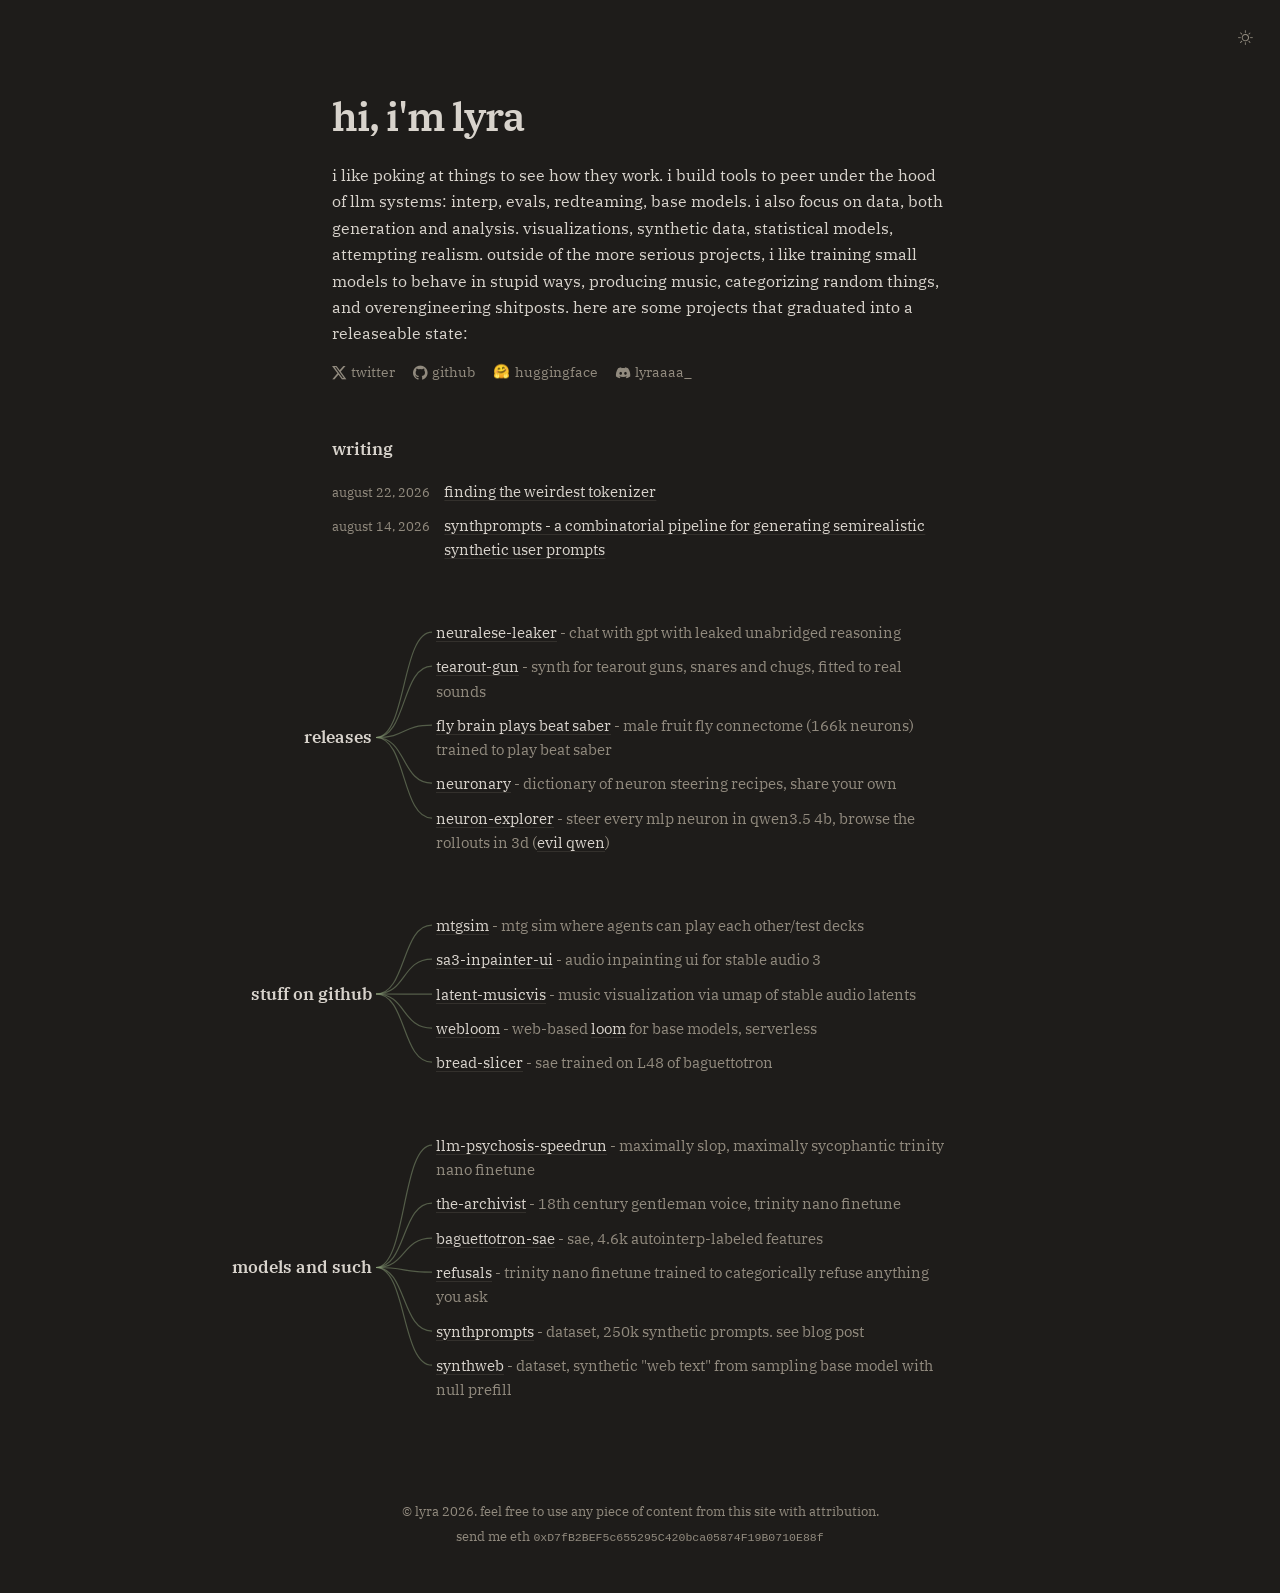
<file: index.html>
<!DOCTYPE html>
<html lang="en">
<head>
    <meta charset="UTF-8">
    <meta name="viewport" content="width=device-width, initial-scale=1.0">
    <title>lyra</title>
    <meta name="description" content="i like poking at things to see how they work. interp, evals, redteaming, base models, synthetic data, style finetunes, music, high effort shitposts.">
    <link rel="icon" href="data:image/svg+xml,<svg xmlns='http://www.w3.org/2000/svg' viewBox='0 0 16 16'><circle cx='8' cy='8' r='6' fill='%238a9e78'/></svg>">
    <link rel="preconnect" href="https://fonts.googleapis.com">
    <link rel="preconnect" href="https://fonts.gstatic.com" crossorigin>
    <link href="https://fonts.googleapis.com/css2?family=IBM+Plex+Serif:ital,wght@0,400;0,500;0,600;1,400&display=swap" rel="stylesheet">
    <link rel="stylesheet" href="https://cdn.jsdelivr.net/npm/bootstrap-icons@1.13.1/font/bootstrap-icons.min.css">
    <link rel="alternate" type="application/rss+xml" title="lyra" href="/feed.xml">
    <link rel="stylesheet" href="style.css">
    <script>
    if (localStorage.getItem('theme') !== 'light') document.documentElement.classList.add('dark');
    </script>
</head>
<body>
    <button class="theme-toggle" id="theme-toggle"><i class="bi bi-moon"></i></button>
    <main class="page">
        <header class="bio">
            <h1>hi, i'm lyra</h1>
            <p>i like poking at things to see how they work. i build tools to peer under the hood of llm systems: interp, evals, redteaming, base models. i also focus on data, both generation and analysis. visualizations, synthetic data, statistical models, attempting realism. outside of the more serious projects, i like training small models to behave in stupid ways, producing music, categorizing random things, and overengineering shitposts. here are some projects that graduated into a releaseable state:</p>
            <nav class="links">
                <a target="_blank" rel="noopener" href="https://x.com/_lyraaaa_"><i class="bi bi-twitter-x"></i> twitter</a>
                <a target="_blank" rel="noopener" href="https://github.com/lyramakesmusic"><i class="bi bi-github"></i> github</a>
                <a target="_blank" rel="noopener" href="https://huggingface.co/lyraaaa"><span class="hf">🤗</span> huggingface</a>
                <button class="discord-copy" id="discord-copy" title="click to copy"><i class="bi bi-discord"></i> <span id="discord-handle">lyraaaa_</span></button>
            </nav>
        </header>

        <section class="writing" id="writing" hidden>
            <h2>writing</h2>
            <ul class="index-list" id="post-list"></ul>
        </section>

        <section class="projects loom">
            <h2>releases</h2>
            <svg class="loom-lines" aria-hidden="true"></svg>
            <ul class="index-list">
                <li><a target="_blank" rel="noopener" href="https://github.com/lyramakesmusic/neuralese-leaker">neuralese-leaker</a><span class="desc"> - chat with gpt with leaked unabridged reasoning</span></li>
                <li><a target="_blank" rel="noopener" href="https://lyramakesmusic.github.io/tearout-gun/web/">tearout-gun</a><span class="desc"> - synth for tearout guns, snares and chugs, fitted to real sounds</span></li>
                <li><a target="_blank" rel="noopener" href="https://x.com/_lyraaaa_/status/2097527368919470162">fly brain plays beat saber</a><span class="desc"> - male fruit fly connectome (166k neurons) trained to play beat saber</span></li>
                <li><a target="_blank" rel="noopener" href="https://neuronary.org">neuronary</a><span class="desc"> - dictionary of neuron steering recipes, share your own</span></li>
                <li><a target="_blank" rel="noopener" href="https://github.com/lyramakesmusic/neuron-explorer">neuron-explorer</a><span class="desc"> - steer every mlp neuron in qwen3.5 4b, browse the rollouts in 3d (<a target="_blank" rel="noopener" href="https://x.com/_lyraaaa_/status/2113833330429083662">evil qwen</a>)</span></li>
            </ul>
        </section>

        <section class="projects loom">
            <h2>stuff on github</h2>
            <svg class="loom-lines" aria-hidden="true"></svg>
            <ul class="index-list">
                <li><a target="_blank" rel="noopener" href="https://github.com/lyramakesmusic/mtgsim_for_agents">mtgsim</a><span class="desc"> - mtg sim where agents can play each other/test decks</span></li>
                <li><a target="_blank" rel="noopener" href="https://github.com/lyramakesmusic/sa3-inpainter-ui">sa3-inpainter-ui</a><span class="desc"> - audio inpainting ui for stable audio 3</span></li>
                <li><a target="_blank" rel="noopener" href="https://github.com/lyramakesmusic/latent-musicvis">latent-musicvis</a><span class="desc"> - music visualization via umap of stable audio latents</span></li>
                <li><a target="_blank" rel="noopener" href="https://github.com/lyramakesmusic/webloom">webloom</a><span class="desc"> - web-based <a target="_blank" rel="noopener" href="https://web-loom.org">loom</a> for base models, serverless</span></li>
                <li><a target="_blank" rel="noopener" href="https://github.com/lyramakesmusic/bread-slicer">bread-slicer</a><span class="desc"> - sae trained on L48 of baguettotron</span></li>
            </ul>
        </section>

        <section class="projects loom">
            <h2>models and such</h2>
            <svg class="loom-lines" aria-hidden="true"></svg>
            <ul class="index-list">
                <li><a target="_blank" rel="noopener" href="https://huggingface.co/lyraaaa/llm-psychosis-speedrun-Q8_0-GGUF">llm-psychosis-speedrun</a><span class="desc"> - maximally slop, maximally sycophantic trinity nano finetune</span></li>
                <li><a target="_blank" rel="noopener" href="https://huggingface.co/lyraaaa/the-archivist-Q8_0-GGUF">the-archivist</a><span class="desc"> - 18th century gentleman voice, trinity nano finetune</span></li>
                <li><a target="_blank" rel="noopener" href="https://huggingface.co/lyraaaa/baguettotron-SAE-L48-8x-k16-774m">baguettotron-sae</a><span class="desc"> - sae, 4.6k autointerp-labeled features</span></li>
                <li><a target="_blank" rel="noopener" href="https://huggingface.co/lyraaaa/refusals_q8_0_GGUF">refusals</a><span class="desc"> - trinity nano finetune trained to categorically refuse anything you ask</span></li>
                <li><a target="_blank" rel="noopener" href="https://huggingface.co/lyraaaa/synthprompts_v2_250k">synthprompts</a><span class="desc"> - dataset, 250k synthetic prompts. see blog post</span></li>
                <li><a target="_blank" rel="noopener" href="https://huggingface.co/lyraaaa/synthweb-50m">synthweb</a><span class="desc"> - dataset, synthetic "web text" from sampling base model with null prefill</span></li>
            </ul>
        </section>
    </main>

    <footer class="footer">
        <span>&copy; lyra 2026. feel free to use any piece of content from this site with attribution.</span>
        <span class="eth">send me eth <code title="click to copy">0xD7fB2BEF5c655295C420bca05874F19B0710E88f</code></span>
    </footer>

    <script>
    // theme toggle
    (function () {
        const btn = document.getElementById('theme-toggle');
        function apply(dark) {
            document.documentElement.classList.toggle('dark', dark);
            btn.innerHTML = dark ? '<i class="bi bi-sun"></i>' : '<i class="bi bi-moon"></i>';
            localStorage.setItem('theme', dark ? 'dark' : 'light');
        }
        apply(document.documentElement.classList.contains('dark'));
        btn.addEventListener('click', function () {
            apply(!document.documentElement.classList.contains('dark'));
        });
    })();

    // discord handle: click to copy
    (function () {
        const btn = document.getElementById('discord-copy');
        const handle = document.getElementById('discord-handle');
        btn.addEventListener('click', function () {
            navigator.clipboard.writeText('lyraaaa_').then(function () {
                handle.textContent = 'copied';
                setTimeout(function () { handle.textContent = 'lyraaaa_'; }, 1200);
            });
        });
    })();

    // eth address: click to copy
    document.querySelectorAll('.eth code').forEach(function (c) {
        c.addEventListener('click', function () {
            var addr = c.textContent;
            navigator.clipboard.writeText(addr).then(function () {
                c.textContent = 'copied';
                setTimeout(function () { c.textContent = addr; }, 1200);
            });
        });
    });

    // draw loom branches from each section h2 to its list items
    function drawLooms() {
        document.querySelectorAll('.loom').forEach(function (sec) {
            var svg = sec.querySelector('.loom-lines');
            var ul = sec.querySelector('.index-list');
            if (!svg || !ul) return;
            if (getComputedStyle(svg).display === 'none') return;
            var w = 56, h = ul.offsetHeight;
            svg.setAttribute('width', w);
            svg.setAttribute('height', h);
            svg.setAttribute('viewBox', '0 0 ' + w + ' ' + h);
            // root sits at the h2 label's visual center, not the list's midpoint
            var h2 = sec.querySelector('h2');
            var rootY = h / 2;
            if (h2) {
                var svgR = svg.getBoundingClientRect(), h2R = h2.getBoundingClientRect();
                rootY = (h2R.top + h2R.height / 2) - svgR.top;
            }
            var paths = '';
            ul.querySelectorAll('li').forEach(function (li) {
                var lh = parseFloat(getComputedStyle(li).lineHeight) || 24;
                var pt = parseFloat(getComputedStyle(li).paddingTop) || 0;
                var y = li.offsetTop - ul.offsetTop + pt + lh / 2;
                paths += '<path d="M 0 ' + rootY
                    + ' C ' + (w * 0.55) + ' ' + rootY + ', ' + (w * 0.45) + ' ' + y
                    + ', ' + w + ' ' + y + '" />';
            });
            svg.innerHTML = paths;
        });
    }
    window.addEventListener('load', drawLooms);
    window.addEventListener('resize', drawLooms);
    if (document.fonts && document.fonts.ready) document.fonts.ready.then(drawLooms);
    drawLooms();

    // recent writing, from posts/index.json — section stays hidden if empty
    (async function () {
        try {
            const res = await fetch('posts/index.json');
            const posts = await res.json();
            if (!posts.length) return;
            document.getElementById('post-list').innerHTML = posts.map(function (p) {
                return '<li>'
                    + (p.date ? '<span class="date">' + p.date + '</span>' : '<span class="date"></span>')
                    + '<a href="/blog/' + p.slug + '/">' + p.title + '</a></li>';
            }).join('');
            document.getElementById('writing').hidden = false;
        } catch (e) { /* no posts, no section */ }
    })();
    </script>
</body>
</html>
</file>
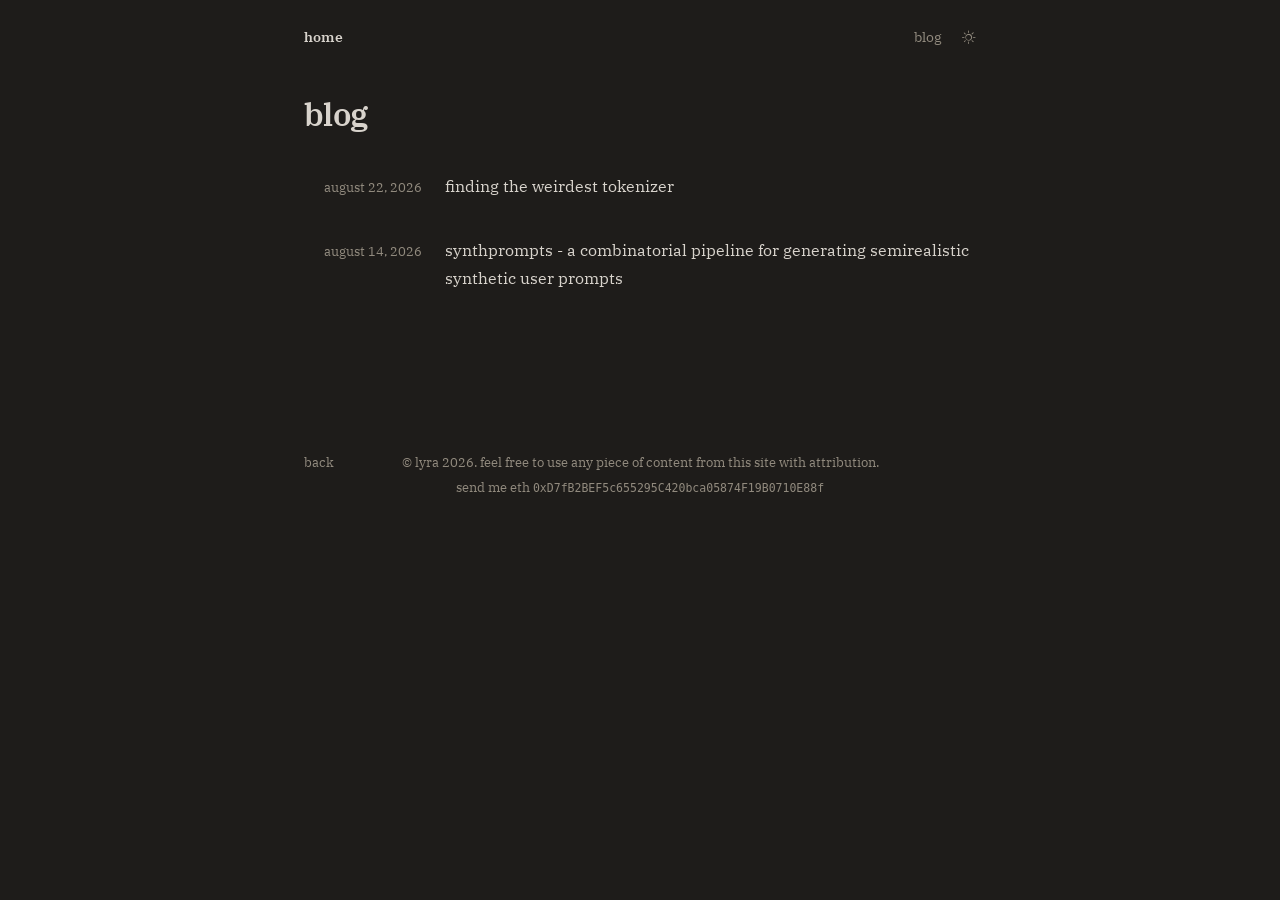
<file: blog/index.html>
<!DOCTYPE html>
<html lang="en">
<head>
    <meta charset="UTF-8">
    <meta name="viewport" content="width=device-width, initial-scale=1.0">
    <title>blog — lyra</title>
    <link rel="icon" href="data:image/svg+xml,<svg xmlns='http://www.w3.org/2000/svg' viewBox='0 0 16 16'><circle cx='8' cy='8' r='6' fill='%238a9e78'/></svg>">
    <link rel="preconnect" href="https://fonts.googleapis.com">
    <link rel="preconnect" href="https://fonts.gstatic.com" crossorigin>
    <link href="https://fonts.googleapis.com/css2?family=IBM+Plex+Serif:ital,wght@0,400;0,500;0,600;1,400&display=swap" rel="stylesheet">
    <link rel="alternate" type="application/rss+xml" title="lyra" href="/feed.xml">
    <link rel="stylesheet" href="/style.css">
    <link rel="stylesheet" href="https://cdn.jsdelivr.net/npm/bootstrap-icons@1.13.1/font/bootstrap-icons.min.css">
    <script>
    if (localStorage.getItem('theme') !== 'light') document.documentElement.classList.add('dark');
    </script>
</head>
<body>
    <nav class="topnav">
        <a href="/" class="nav-home">home</a>
        <a href="/blog/">blog</a>
        <button class="theme-toggle" id="theme-toggle"><i class="bi bi-moon"></i></button>
    </nav>

    <article class="post" id="post">
        <noscript>this page needs javascript to render the post list.</noscript>
    </article>

    <footer class="blog-footer">
        <a href="/" class="back-link">back</a>
        <span class="footer-center">
            <span>&copy; lyra 2026. feel free to use any piece of content from this site with attribution.</span>
            <span class="eth">send me eth <code title="click to copy">0xD7fB2BEF5c655295C420bca05874F19B0710E88f</code></span>
        </span>
        <span class="footer-spacer"></span>
    </footer>

    <script>
    (async function () {
        const el = document.getElementById('post');
        try {
            const res = await fetch('/posts/index.json');
            const posts = await res.json();
            el.innerHTML = '<h1>blog</h1>'
                + (posts.length ? '' : '<p class="post-error">nothing here yet.</p>')
                + '<ul class="post-list">' + posts.map(function (p) {
                    return '<li>'
                        + (p.date ? '<span class="post-list-date">' + p.date + '</span>' : '<span class="post-list-date"></span>')
                        + '<a href="/blog/' + p.slug + '/">' + p.title + '</a>'
                        + '</li>';
                }).join('') + '</ul>';
        } catch (e) {
            el.innerHTML = '<p class="post-error">couldn\'t load post list.</p>';
        }
    })();

    (function () {
        const btn = document.getElementById('theme-toggle');
        function apply(dark) {
            document.documentElement.classList.toggle('dark', dark);
            btn.innerHTML = dark ? '<i class="bi bi-sun"></i>' : '<i class="bi bi-moon"></i>';
            localStorage.setItem('theme', dark ? 'dark' : 'light');
        }
        apply(document.documentElement.classList.contains('dark'));
        btn.addEventListener('click', function () {
            apply(!document.documentElement.classList.contains('dark'));
        });
    })();
    </script>
    <script>
    document.querySelectorAll('.eth code').forEach(function (c) {
        c.addEventListener('click', function () {
            var addr = c.textContent;
            navigator.clipboard.writeText(addr).then(function () {
                c.textContent = 'copied';
                setTimeout(function () { c.textContent = addr; }, 1200);
            });
        });
    });
    </script>
</body>
</html>
</file>
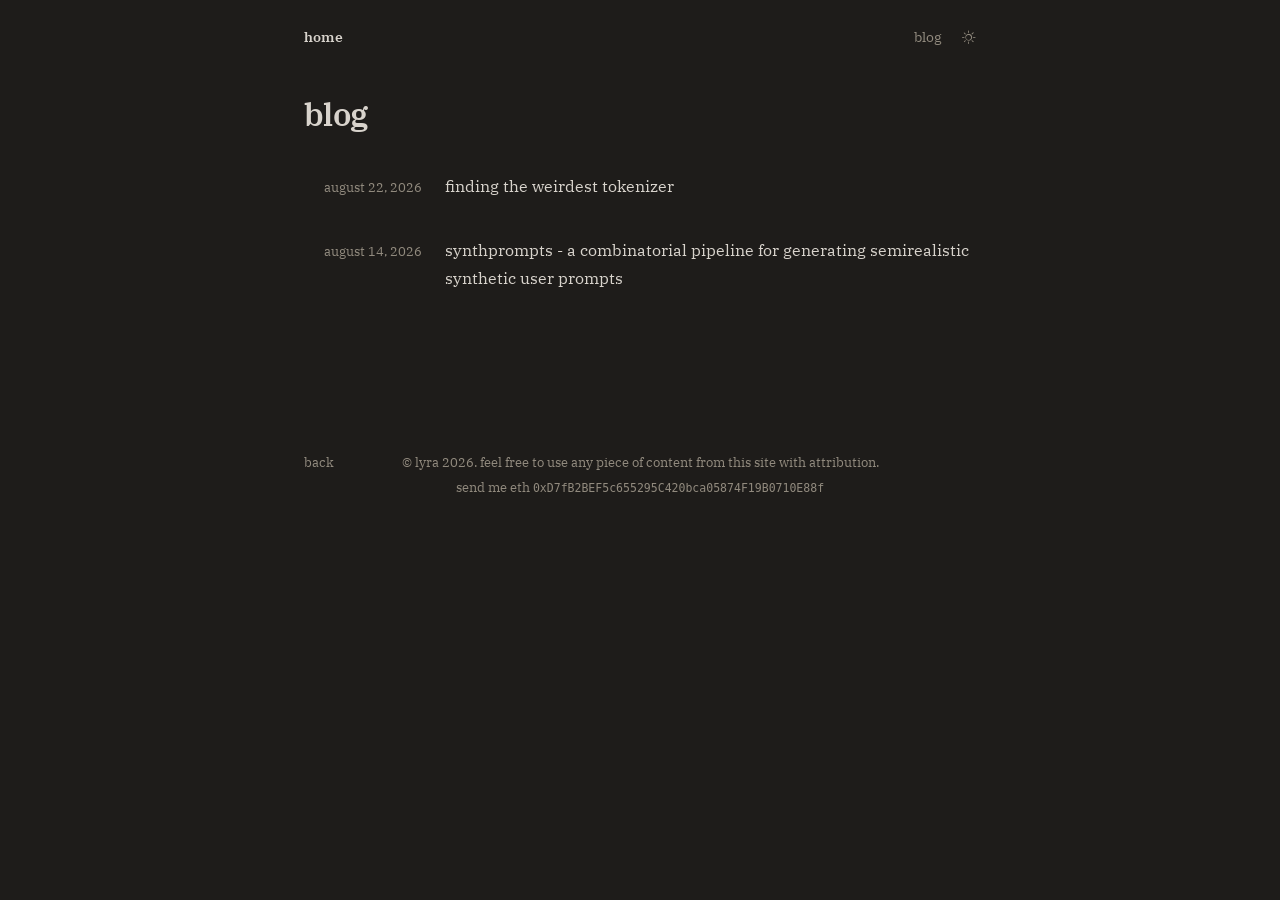
<file: blog.html>
<!DOCTYPE html>
<html lang="en">
<head>
    <meta charset="UTF-8">
    <title>lyra</title>
    <script>
    // legacy urls: /blog.html?post=slug -> /blog/slug/
    var p = new URLSearchParams(location.search).get('post');
    location.replace(p && /^[a-z0-9_-]+$/i.test(p) ? '/blog/' + p + '/' : '/blog/');
    </script>
</head>
<body></body>
</html>
</file>
<file: style.css>
/* one stylesheet for the whole site — home + blog */

:root {
    --bg: #f0ebe3;
    --text: #2a2724;
    --muted: #7a7368;
    --accent: #8a9e78;
    --card-bg: #e8e2d8;
    --border: rgba(100, 90, 70, 0.15);
    --code-surface: #faf8f5;
    --scrollbar-thumb: rgba(42, 39, 36, 0.18);
}

html.dark {
    --bg: #1e1c1a;
    --text: #d8d3cc;
    --muted: #918a7e;
    --accent: #8a9e78;
    --card-bg: #2a2825;
    --border: rgba(200, 190, 170, 0.12);
    --code-surface: #252320;
    --scrollbar-thumb: rgba(216, 211, 204, 0.2);
}

* { margin: 0; padding: 0; box-sizing: border-box; }

/* dark mode: default selection is too light for the light text — same blue, darkened */
html.dark ::selection {
    background: rgba(70, 140, 220, 0.42);
}

body {
    font-family: 'IBM Plex Serif', Georgia, serif;
    background: var(--bg);
    color: var(--text);
    -webkit-font-smoothing: antialiased;
}

/* ---------- home ---------- */

.page {
    width: 100%;
    max-width: 680px;
    margin: 0 auto;
    padding: 96px 32px 0;
}

.bio {
    margin-bottom: 56px;
}

.bio h1 {
    font-size: 2.5rem;
    font-weight: 600;
    letter-spacing: -0.03em;
    line-height: 1;
    margin-bottom: 26px;
}

.bio p {
    font-size: 1rem;
    line-height: 1.65;
    color: var(--text);
    margin-bottom: 16px;
}

.links {
    display: flex;
    gap: 18px;
}

.links a,
.links .discord-copy {
    color: var(--muted);
    text-decoration: none;
    font-size: 0.85rem;
    display: flex;
    align-items: center;
    gap: 5px;
    background: none;
    border: none;
    font-family: inherit;
    cursor: pointer;
    padding: 0;
}

.links a:hover,
.links .discord-copy:hover {
    color: var(--text);
}

.links i {
    font-size: 0.9rem;
}

.links .hf {
    font-size: 0.85rem;
    line-height: 1;
}

/* home sections: writing + projects */
.writing,
.projects {
    margin-bottom: 48px;
}

/* loom sections: h2 as root node, list items as branches.
   negative left margin hangs the root/branches into the page gutter
   so the list text lines up with the rest of the content column */
.loom {
    display: flex;
    align-items: center;
    margin-left: clamp(-100px, calc((648px - 100vw) / 2), 0px);
}

/* .page .loom to outrank .page h2's margin-bottom - flex centers the margin
   box, so any stray bottom margin shifts the text off the branch root */
.page .loom h2 {
    width: 140px;
    margin-bottom: 0;
    flex-shrink: 0;
    text-align: right;
    line-height: 1.45;
}

.loom .loom-lines {
    display: block;
    flex-shrink: 0;
    margin: 0 4px;
}

.loom .loom-lines path {
    fill: none;
    stroke: var(--accent);
    stroke-width: 1.2;
    opacity: 0.5;
}

.loom .index-list {
    flex: 1;
    min-width: 0;
}


.page h2 {
    font-size: 1.05rem;
    font-weight: 600;
    margin-bottom: 14px;
}

.index-list {
    list-style: none;
}

.index-list li {
    font-size: 0.95rem;
    line-height: 1.6;
    padding: 5px 0;
}

.index-list a {
    color: var(--text);
    text-decoration: underline;
    text-decoration-color: var(--border);
    text-underline-offset: 3px;
}

.index-list a:hover {
    text-decoration-color: var(--text);
}

.index-list .desc {
    color: var(--muted);
}

.writing .index-list li {
    display: flex;
    gap: 14px;
    align-items: baseline;
}

.index-list .date {
    color: var(--muted);
    font-size: 0.82rem;
    min-width: 7.5em;
    flex-shrink: 0;
}

.more {
    margin-top: 14px;
    font-size: 0.85rem;
}

.more a {
    color: var(--muted);
    text-decoration: none;
}

.more a:hover {
    color: var(--text);
}

/* ---------- shared chrome ---------- */

.theme-toggle {
    background: none;
    border: none;
    color: var(--muted);
    font-family: inherit;
    font-size: 0.9rem;
    cursor: pointer;
    padding: 0;
}

.page ~ .theme-toggle,
body > .theme-toggle {
    position: fixed;
    top: 28px;
    right: 28px;
}

.theme-toggle:hover { color: var(--text); }

.footer {
    max-width: 680px;
    margin: 72px auto 0;
    padding: 24px 32px 48px;
    text-align: center;
    font-size: 0.8rem;
    color: var(--muted);
}

.eth {
    display: block;
    margin-top: 8px;
}

.eth code {
    font-family: 'IBM Plex Mono', Consolas, monospace;
    font-size: 0.72rem;
    cursor: pointer;
}

.eth code:hover {
    color: var(--text);
}

.blog-footer .footer-center {
    text-align: center;
}

/* ---------- blog ---------- */

.topnav {
    max-width: 720px;
    margin: 0 auto;
    width: 100%;
    padding: 28px 24px 0;
    display: flex;
    gap: 20px;
    align-items: baseline;
}

.topnav a {
    color: var(--muted);
    text-decoration: none;
    font-size: 0.85rem;
    transition: color 0.15s;
}

.topnav a:hover { color: var(--text); }

.topnav .theme-toggle {
    position: static;
    font-size: 0.85rem;
}

.nav-home {
    font-weight: 600;
    color: var(--text) !important;
    margin-right: auto;
}

.post {
    width: 100%;
    max-width: 720px;
    margin: 0 auto;
    padding: 48px 24px 96px;
}

.post-error {
    color: var(--muted);
    font-style: italic;
}

.post h1 {
    font-size: 2rem;
    font-weight: 600;
    letter-spacing: -0.02em;
    line-height: 1.25;
    margin-bottom: 24px;
}

.post p {
    font-size: 1.02rem;
    line-height: 1.72;
    margin-bottom: 20px;
}

.post a {
    color: var(--text);
    text-decoration: underline;
    text-decoration-color: var(--border);
    text-underline-offset: 3px;
    transition: text-decoration-color 0.15s;
}

.post a:hover {
    text-decoration-color: var(--text);
}

.post h2 {
    font-size: 1.3rem;
    font-weight: 600;
    margin-top: 40px;
    margin-bottom: 22px;
    letter-spacing: -0.01em;
}

.post h3 {
    font-size: 1.12rem;
    font-weight: 600;
    margin-top: 36px;
    margin-bottom: 18px;
}

.post h4 {
    font-size: 1.02rem;
    font-weight: 600;
    margin-top: 32px;
    margin-bottom: 16px;
}

.post ul,
.post ol {
    margin-bottom: 20px;
    padding-left: 20px;
    list-style-position: inside;
}

.post li {
    font-size: 1.02rem;
    line-height: 1.72;
    margin-bottom: 8px;
}

.post li::marker {
    color: var(--muted);
}

.post li p {
    display: inline;
}

.post img {
    max-width: 100%;
    border-radius: 6px;
    margin: 8px 0;
}

.post code {
    font-family: 'IBM Plex Mono', monospace;
    background: var(--code-surface);
    padding: 2px 6px;
    border-radius: 3px;
    font-size: 0.88em;
}

.post h2 + pre,
.post h3 + pre {
    margin-top: 8px;
}

.post pre {
    background: var(--code-surface);
    border-radius: 6px;
    box-shadow: 0 0 0 1px rgba(138, 158, 120, 0.12);
    padding: 20px 24px;
    margin-bottom: 20px;
    overflow-x: auto;
    line-height: 1.55;
}

.post pre code,
.post pre code.hljs {
    background: none;
    padding: 0;
    border-radius: 0;
    font-size: 0.85rem;
}

.post table {
    width: 100%;
    border-collapse: collapse;
    margin-bottom: 24px;
    font-size: 0.92rem;
    line-height: 1.5;
}

.post th {
    text-align: left;
    font-weight: 600;
    padding: 10px 14px;
    border-bottom: 2px solid var(--border);
}

.post td {
    padding: 10px 14px;
    border-bottom: 1px solid var(--border);
    vertical-align: top;
}

.post tr:last-child td {
    border-bottom: none;
}

.post hr {
    border: none;
    border-top: 1px solid var(--border);
    margin: 32px 0;
}

.post blockquote {
    border-left: 3px solid var(--accent);
    padding: 4px 0 4px 20px;
    margin: 28px 0;
}

.post blockquote p {
    color: var(--muted);
    font-size: 1rem;
    margin-bottom: 0;
}

.post blockquote p + p {
    margin-top: 12px;
}

figure {
    margin: 32px 0;
}

figcaption {
    font-size: 0.8rem;
    color: var(--muted);
    line-height: 1.5;
    margin-top: 10px;
}

/* post list on blog.html */
.post-list {
    list-style: none;
    padding: 0;
    margin-top: 24px;
}

.post-list li {
    padding: 14px 0;
    display: flex;
    align-items: baseline;
    gap: 16px;
}

.post-list a {
    color: var(--text);
    text-decoration: none;
    font-size: 1.02rem;
}

.post-list a:hover {
    text-decoration: underline;
    text-decoration-color: var(--border);
    text-underline-offset: 3px;
    transition: none;
}

.post-list-date {
    color: var(--muted);
    font-size: 0.82rem;
    flex-shrink: 0;
    min-width: 8em;
}

.blog-footer {
    max-width: 720px;
    width: 100%;
    margin: 0 auto;
    padding: 32px 24px 56px;
    display: flex;
    justify-content: space-between;
    align-items: baseline;
    font-size: 0.8rem;
    color: var(--muted);
}

.blog-footer .back-link,
.blog-footer .footer-spacer {
    flex: 1;
}

.blog-footer .back-link {
    color: var(--muted);
    text-decoration: none;
    font-size: 0.8rem;
}

.blog-footer .footer-spacer {
    text-align: right;
}

.blog-footer .back-link:hover {
    color: var(--text);
}

/* ---------- scrollbar ---------- */

* {
    scrollbar-width: thin;
    scrollbar-color: var(--scrollbar-thumb) transparent;
}

*::-webkit-scrollbar {
    width: 6px;
    height: 6px;
}

*::-webkit-scrollbar-track {
    background: transparent;
}

*::-webkit-scrollbar-thumb {
    background: var(--scrollbar-thumb);
    border-radius: 3px;
}

*::-webkit-scrollbar-thumb:hover {
    background: var(--muted);
}

/* ---------- mobile ---------- */

@media (max-width: 600px) {
    .post h1 { font-size: 1.5rem; }
    .post h2 { font-size: 1.15rem; margin-top: 32px; margin-bottom: 16px; }
    .post h3 { font-size: 1.05rem; }
    .post h4 { font-size: 1rem; }
}

@media (max-width: 560px) {
    .loom { display: block; }
    .page .loom h2 { max-width: none; margin-bottom: 14px; text-align: left; }
    .loom .loom-lines { display: none; }
}

@media (max-width: 500px) {
    .page { padding: 64px 20px 36px; }
    .bio h1 { font-size: 2rem; }
    .index-list .date { min-width: 5.5em; }
    .footer { padding: 24px 20px 40px; }
}
</file>
